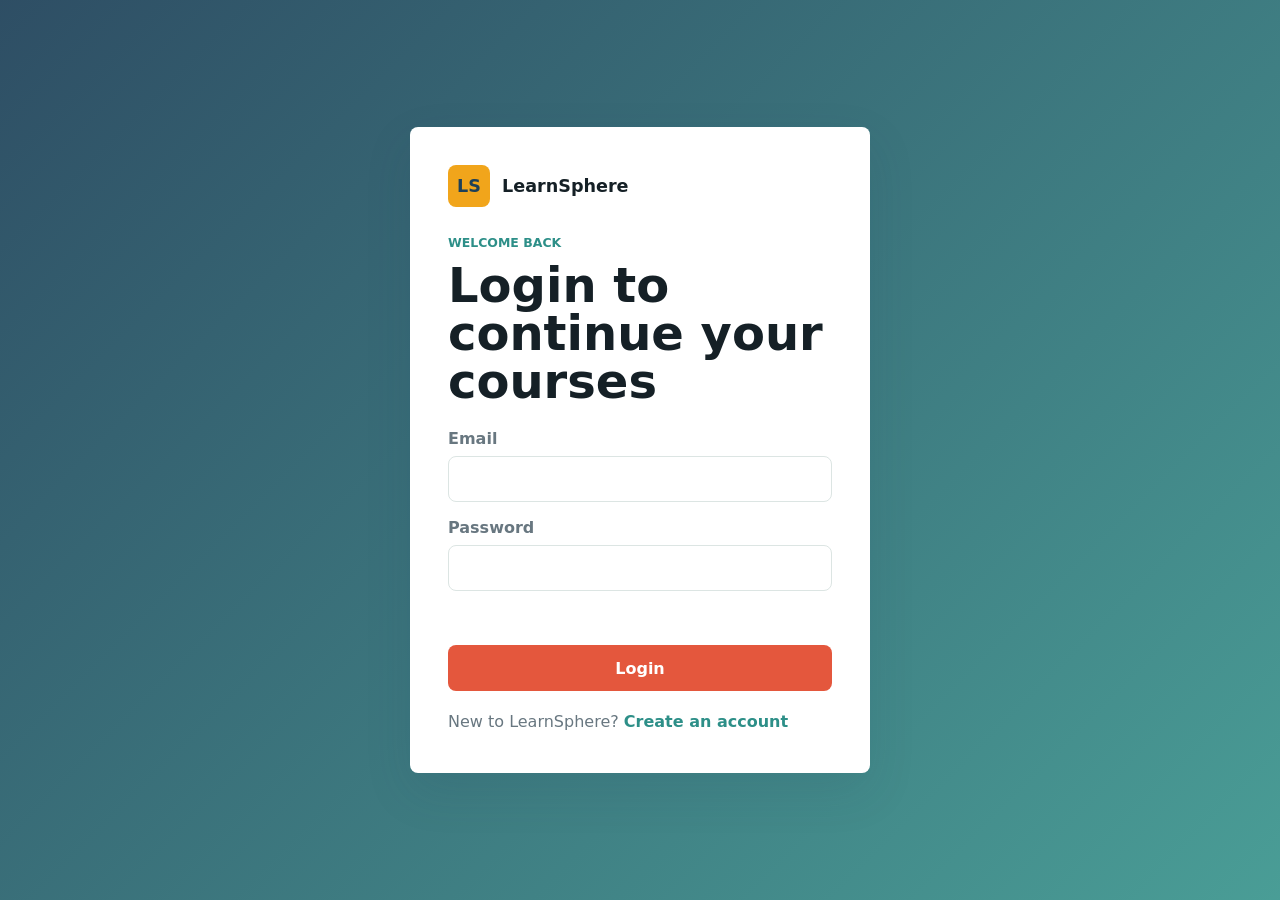
<file: lesson.html>
<!DOCTYPE html>
<html lang="en">
<head>
  <meta charset="UTF-8">
  <meta name="viewport" content="width=device-width, initial-scale=1.0">
  <title>LearnSphere | Video Lesson</title>
  <link rel="stylesheet" href="styles.css">
</head>
<body data-page="lesson">
  <aside class="sidebar">
    <a class="brand" href="index.html"><span class="brand-mark">LS</span><span>LearnSphere</span></a>
    <nav class="nav" aria-label="Primary navigation">
      <a class="nav-link" href="index.html"><span class="icon">D</span>Dashboard</a>
      <a class="nav-link" href="courses.html"><span class="icon">C</span>Courses</a>
      <a class="nav-link" href="progress.html"><span class="icon">P</span>Progress</a>
      <a class="nav-link active" href="lesson.html"><span class="icon">V</span>Video</a>
    </nav>
    <div class="auth-actions" id="authLinks"></div>
  </aside>

  <main class="shell lesson-shell">
    <header class="topbar">
      <div>
        <p class="eyebrow" id="lessonEyebrow">Lesson player</p>
        <h1 id="lessonTitle">Course lesson</h1>
      </div>
      <button class="primary-action button-action" id="completeLesson" type="button">Mark complete</button>
    </header>

    <section class="player-layout">
      <div class="video-panel">
        <iframe
          id="lessonFrame"
          src=""
          title="Course tutorial"
          allow="accelerometer; autoplay; clipboard-write; encrypted-media; gyroscope; picture-in-picture; web-share"
          allowfullscreen>
        </iframe>
      </div>
      <aside class="playlist panel">
        <h2>Course videos</h2>
        <div id="lessonPlaylist"></div>
      </aside>
    </section>

    <section class="notes">
      <h2>Lesson notes</h2>
      <p id="lessonNotes">Choose a course to load the matching tutorial videos.</p>
    </section>
  </main>
  <script src="script.js"></script>
</body>
</html>
</file>
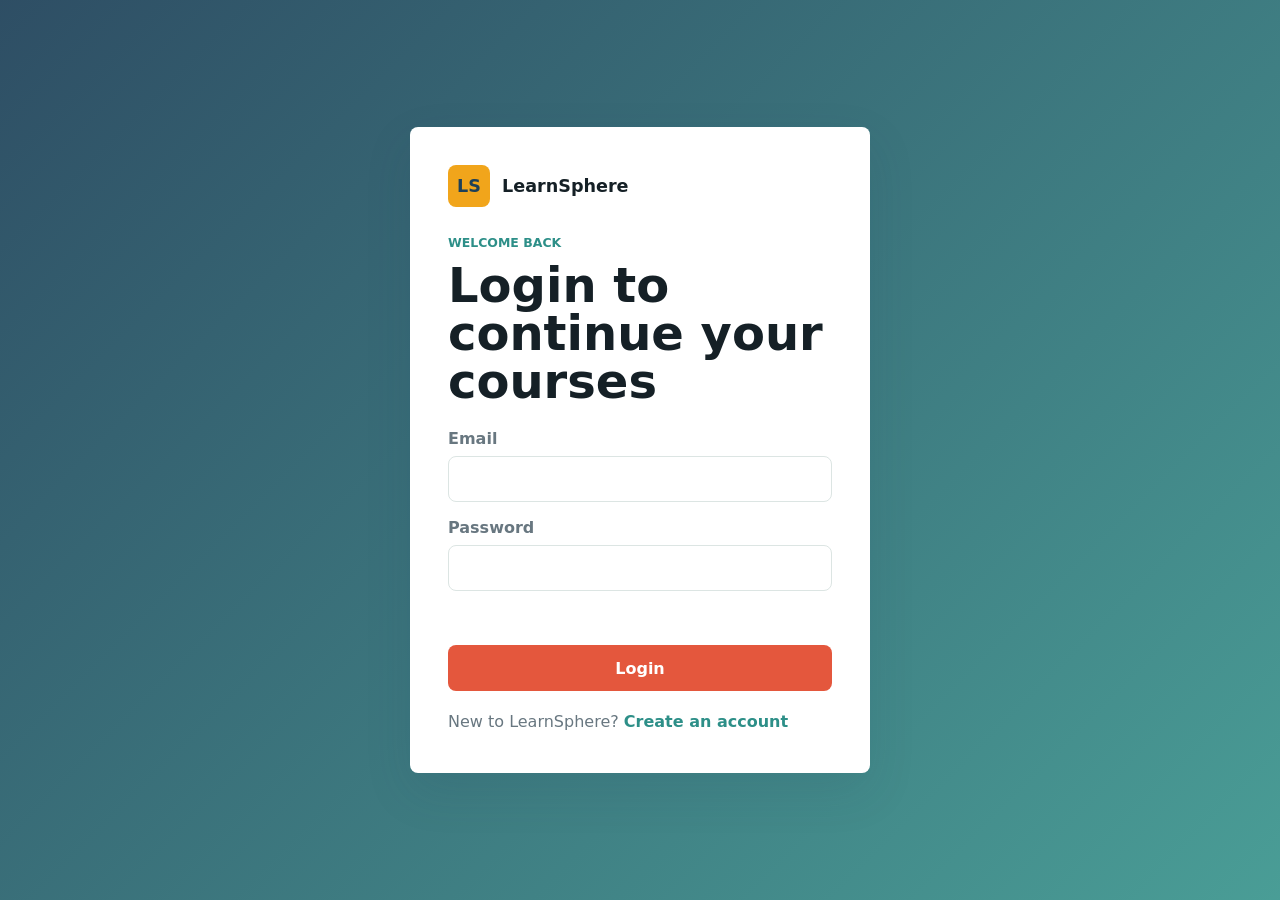
<file: login.html>
<!DOCTYPE html>
<html lang="en">
<head>
  <meta charset="UTF-8">
  <meta name="viewport" content="width=device-width, initial-scale=1.0">
  <title>LearnSphere | Login</title>
  <link rel="stylesheet" href="styles.css">
</head>
<body data-page="login">
  <main class="auth-page">
    <section class="auth-panel">
      <a class="brand auth-brand" href="index.html"><span class="brand-mark">LS</span><span>LearnSphere</span></a>
      <p class="eyebrow">Welcome back</p>
      <h1>Login to continue your courses</h1>
      <form class="auth-form" id="loginForm">
        <label>
          <span>Email</span>
          <input type="email" name="email" autocomplete="email" required>
        </label>
        <label>
          <span>Password</span>
          <input type="password" name="password" autocomplete="current-password" required>
        </label>
        <p class="auth-message" id="authMessage" role="status"></p>
        <button class="primary-action" type="submit">Login</button>
      </form>
      <p class="auth-switch">New to LearnSphere? <a href="signup.html">Create an account</a></p>
    </section>
  </main>
  <script src="script.js"></script>
</body>
</html>
</file>
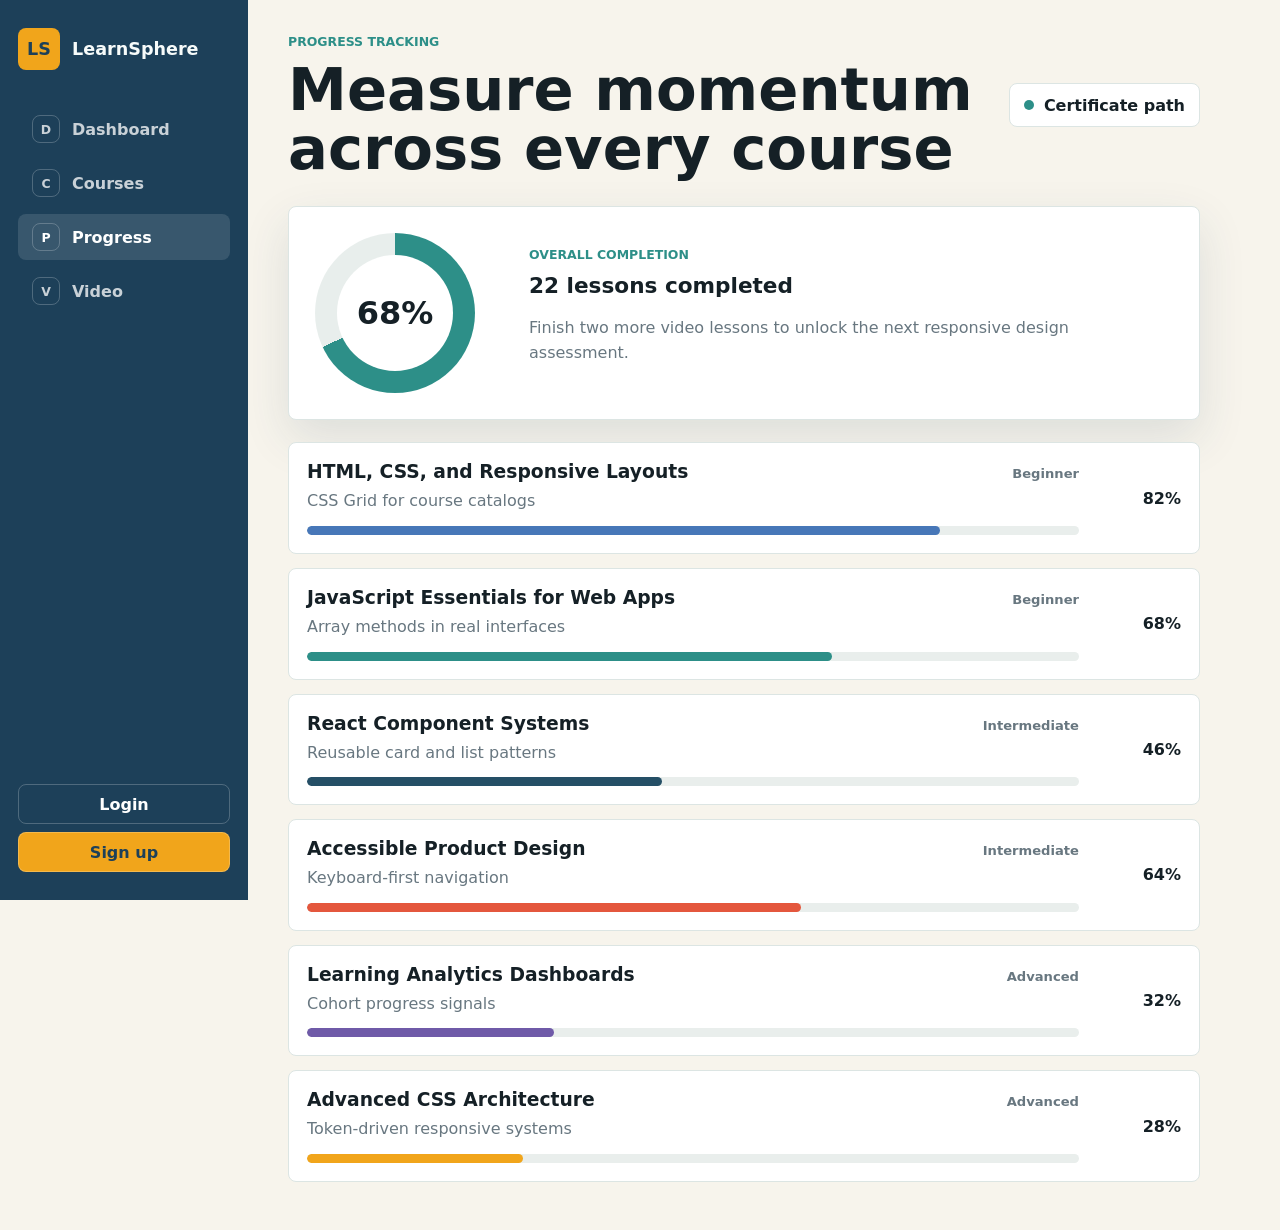
<file: progress.html>
<!DOCTYPE html>
<html lang="en">
<head>
  <meta charset="UTF-8">
  <meta name="viewport" content="width=device-width, initial-scale=1.0">
  <title>LearnSphere | Progress</title>
  <link rel="stylesheet" href="styles.css">
</head>
<body data-page="progress">
  <aside class="sidebar">
    <a class="brand" href="index.html"><span class="brand-mark">LS</span><span>LearnSphere</span></a>
    <nav class="nav" aria-label="Primary navigation">
      <a class="nav-link" href="index.html"><span class="icon">D</span>Dashboard</a>
      <a class="nav-link" href="courses.html"><span class="icon">C</span>Courses</a>
      <a class="nav-link active" href="progress.html"><span class="icon">P</span>Progress</a>
      <a class="nav-link" href="lesson.html"><span class="icon">V</span>Video</a>
    </nav>
    <div class="auth-actions" id="authLinks"></div>
  </aside>

  <main class="shell">
    <header class="topbar">
      <div>
        <p class="eyebrow">Progress tracking</p>
        <h1>Measure momentum across every course</h1>
      </div>
      <div class="profile"><span class="profile-dot"></span><span>Certificate path</span></div>
    </header>

    <section class="progress-layout">
      <div class="progress-summary">
        <div class="ring" id="overallRing" style="--value:68">
          <span>68%</span>
        </div>
        <div>
          <p class="eyebrow">Overall completion</p>
          <h2>22 lessons completed</h2>
          <p class="muted">Finish two more video lessons to unlock the next responsive design assessment.</p>
        </div>
      </div>
      <div class="progress-list" id="progressList"></div>
    </section>
  </main>
  <script src="script.js"></script>
</body>
</html>
</file>
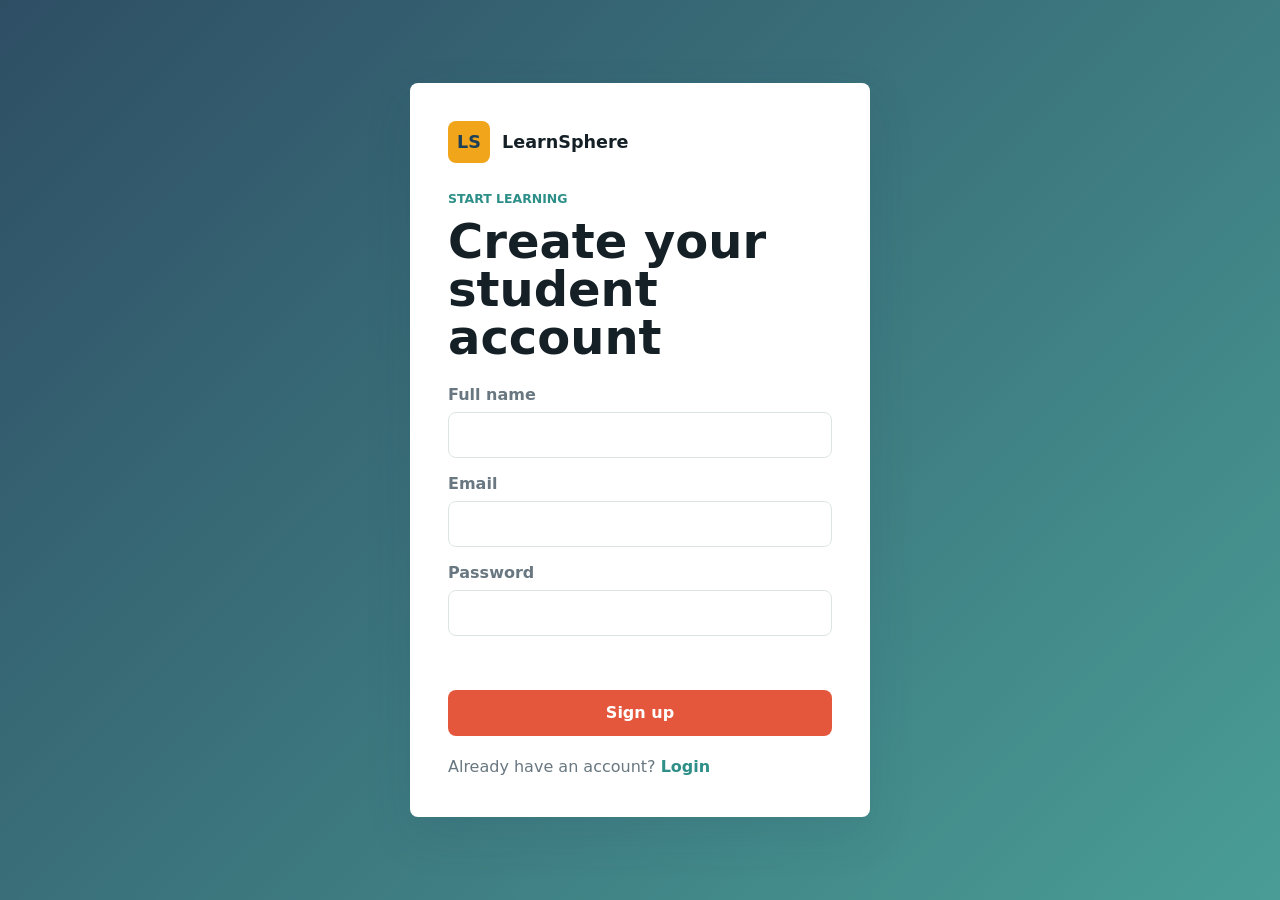
<file: signup.html>
<!DOCTYPE html>
<html lang="en">
<head>
  <meta charset="UTF-8">
  <meta name="viewport" content="width=device-width, initial-scale=1.0">
  <title>LearnSphere | Sign Up</title>
  <link rel="stylesheet" href="styles.css">
</head>
<body data-page="signup">
  <main class="auth-page">
    <section class="auth-panel">
      <a class="brand auth-brand" href="index.html"><span class="brand-mark">LS</span><span>LearnSphere</span></a>
      <p class="eyebrow">Start learning</p>
      <h1>Create your student account</h1>
      <form class="auth-form" id="signupForm">
        <label>
          <span>Full name</span>
          <input type="text" name="name" autocomplete="name" required>
        </label>
        <label>
          <span>Email</span>
          <input type="email" name="email" autocomplete="email" required>
        </label>
        <label>
          <span>Password</span>
          <input type="password" name="password" autocomplete="new-password" minlength="6" required>
        </label>
        <p class="auth-message" id="authMessage" role="status"></p>
        <button class="primary-action" type="submit">Sign up</button>
      </form>
      <p class="auth-switch">Already have an account? <a href="login.html">Login</a></p>
    </section>
  </main>
  <script src="script.js"></script>
</body>
</html>
</file>
<file: styles.css>
:root {
  --ink: #152026;
  --muted: #687780;
  --line: #dce5e3;
  --paper: #f7f4ec;
  --surface: #ffffff;
  --navy: #1d4059;
  --teal: #2d8f88;
  --coral: #e4573d;
  --amber: #f1a51b;
  --blue: #4777b8;
  --shadow: 0 18px 48px rgba(29, 64, 89, 0.12);
}

* {
  box-sizing: border-box;
}

html {
  scroll-behavior: smooth;
}

body {
  min-height: 100vh;
  margin: 0;
  color: var(--ink);
  background: var(--paper);
  font-family: Inter, ui-sans-serif, system-ui, -apple-system, BlinkMacSystemFont, "Segoe UI", sans-serif;
  letter-spacing: 0;
}

img {
  display: block;
  max-width: 100%;
}

a {
  color: inherit;
  text-decoration: none;
}

button,
input {
  font: inherit;
}

.sidebar {
  position: fixed;
  inset: 0 auto 0 0;
  z-index: 10;
  display: flex;
  flex-direction: column;
  width: 248px;
  padding: 28px 18px;
  color: #f7fbfa;
  background: var(--navy);
}

.brand,
.nav-link,
.profile,
.primary-action,
.lesson-item {
  display: flex;
  align-items: center;
}

.brand {
  gap: 12px;
  margin-bottom: 36px;
  font-size: 1.1rem;
  font-weight: 800;
}

.brand-mark {
  display: grid;
  flex: 0 0 auto;
  place-items: center;
  width: 42px;
  height: 42px;
  border-radius: 8px;
  color: var(--navy);
  background: var(--amber);
}

.nav {
  display: grid;
  gap: 8px;
}

.nav-link {
  gap: 12px;
  min-height: 46px;
  padding: 0 14px;
  border-radius: 8px;
  color: rgba(255, 255, 255, 0.76);
  font-weight: 700;
}

.nav-link:hover,
.nav-link.active {
  color: #fff;
  background: rgba(255, 255, 255, 0.12);
}

.icon {
  display: grid;
  flex: 0 0 28px;
  place-items: center;
  width: 28px;
  height: 28px;
  border: 1px solid rgba(255, 255, 255, 0.22);
  border-radius: 8px;
  font-size: 0.78rem;
  font-weight: 900;
}

.auth-actions {
  display: grid;
  gap: 8px;
  margin-top: auto;
  padding-top: 22px;
}

.auth-link,
.auth-user {
  display: flex;
  align-items: center;
  justify-content: center;
  min-height: 40px;
  border: 1px solid rgba(255, 255, 255, 0.22);
  border-radius: 8px;
  color: #fff;
  background: transparent;
  font-weight: 800;
}

.auth-link {
  cursor: pointer;
}

.auth-link.is-strong {
  color: var(--navy);
  background: var(--amber);
}

.auth-user {
  justify-content: flex-start;
  padding: 0 12px;
  color: rgba(255, 255, 255, 0.86);
}

.shell {
  width: min(1180px, calc(100% - 288px));
  margin-left: 248px;
  padding: 32px 40px 48px;
}

.lesson-shell {
  max-width: 1320px;
}

.topbar {
  display: flex;
  align-items: center;
  justify-content: space-between;
  gap: 20px;
  margin-bottom: 28px;
}

.eyebrow {
  margin: 0 0 8px;
  color: var(--teal);
  font-size: 0.78rem;
  font-weight: 800;
  letter-spacing: 0;
  text-transform: uppercase;
}

h1,
h2,
h3,
p {
  margin-top: 0;
}

h1 {
  max-width: 860px;
  margin-bottom: 0;
  font-size: clamp(2rem, 5vw, 3.7rem);
  line-height: 1;
}

h2 {
  margin-bottom: 16px;
  font-size: 1.35rem;
  line-height: 1.2;
}

p {
  line-height: 1.6;
}

.profile {
  flex: 0 0 auto;
  gap: 10px;
  min-height: 44px;
  padding: 0 14px;
  border: 1px solid var(--line);
  border-radius: 8px;
  background: var(--surface);
  font-weight: 700;
}

.profile-dot {
  width: 10px;
  height: 10px;
  border-radius: 50%;
  background: var(--teal);
}

.hero-band {
  display: grid;
  grid-template-columns: minmax(0, 1.1fr) minmax(280px, 0.9fr);
  gap: clamp(22px, 4vw, 42px);
  min-height: 340px;
  padding: clamp(24px, 4vw, 42px);
  border-radius: 8px;
  color: #fff;
  background: linear-gradient(135deg, rgba(29, 64, 89, 0.95), rgba(45, 143, 136, 0.9)),
    url("https://images.unsplash.com/photo-1522202176988-66273c2fd55f?auto=format&fit=crop&w=1400&q=80") center / cover;
  overflow: hidden;
}

.hero-copy {
  align-self: center;
}

.hero-copy h2 {
  max-width: 720px;
  margin-bottom: 18px;
  font-size: clamp(2rem, 4.5vw, 4.2rem);
  line-height: 1;
}

.hero-copy p:not(.eyebrow) {
  max-width: 620px;
  color: rgba(255, 255, 255, 0.88);
}

.hero-band .eyebrow {
  color: #f8d47b;
}

.primary-action {
  justify-content: center;
  width: fit-content;
  min-height: 46px;
  padding: 0 18px;
  border: 0;
  border-radius: 8px;
  color: #fff;
  background: var(--coral);
  font-weight: 800;
  cursor: pointer;
}

.primary-action.is-complete {
  background: var(--teal);
}

.button-action {
  white-space: nowrap;
}

.hero-visual {
  align-self: center;
}

.learning-card {
  padding: 22px;
  border: 1px solid rgba(255, 255, 255, 0.4);
  border-radius: 8px;
  background: rgba(255, 255, 255, 0.16);
  backdrop-filter: blur(12px);
  box-shadow: 24px 24px 0 rgba(21, 32, 38, 0.22);
}

.learning-card span {
  display: block;
  color: #f8d47b;
  font-size: 0.82rem;
  font-weight: 900;
  text-transform: uppercase;
}

.learning-card strong {
  display: block;
  margin: 10px 0;
  font-size: clamp(1.25rem, 2vw, 1.8rem);
  line-height: 1.2;
}

.learning-card p {
  margin-bottom: 18px;
  color: rgba(255, 255, 255, 0.85);
}

.metric-grid {
  display: grid;
  grid-template-columns: repeat(3, minmax(0, 1fr));
  gap: 16px;
  margin: 24px 0;
}

.metric,
.panel,
.course-card,
.progress-summary,
.notes,
.toolbar {
  border: 1px solid var(--line);
  border-radius: 8px;
  background: var(--surface);
  box-shadow: var(--shadow);
}

.metric {
  padding: 20px;
}

.metric-label,
.muted {
  color: var(--muted);
}

.metric strong {
  display: block;
  margin-top: 8px;
  font-size: clamp(1.8rem, 4vw, 2.3rem);
}

.content-grid {
  display: grid;
  grid-template-columns: minmax(0, 1fr) minmax(280px, 320px);
  gap: 24px;
  align-items: start;
}

.section-heading {
  display: flex;
  align-items: center;
  justify-content: space-between;
  gap: 16px;
  margin-bottom: 14px;
}

.section-heading a {
  color: var(--teal);
  font-weight: 800;
}

.course-row,
.course-grid {
  display: grid;
  gap: 18px;
}

.course-row {
  grid-template-columns: repeat(2, minmax(0, 1fr));
}

.course-grid {
  grid-template-columns: repeat(3, minmax(0, 1fr));
}

.course-card {
  display: flex;
  min-width: 0;
  overflow: hidden;
}

.course-grid .course-card,
.course-row .course-card {
  flex-direction: column;
}

.course-image {
  width: 100%;
  aspect-ratio: 16 / 9;
  object-fit: cover;
  background: var(--blue);
}

.course-body {
  display: flex;
  flex: 1;
  flex-direction: column;
  padding: 18px;
}

.course-meta {
  display: flex;
  flex-wrap: wrap;
  gap: 8px;
  margin-bottom: 12px;
}

.pill {
  padding: 5px 9px;
  border-radius: 999px;
  color: var(--navy);
  background: #e8f3f1;
  font-size: 0.78rem;
  font-weight: 800;
}

.course-body h3 {
  margin: 0 0 10px;
  font-size: 1.15rem;
  line-height: 1.25;
}

.course-body p {
  flex: 1;
  margin-bottom: 16px;
  color: var(--muted);
  font-size: 0.94rem;
}

.course-progress {
  display: flex;
  justify-content: space-between;
  gap: 10px;
  margin-bottom: 8px;
  color: var(--muted);
  font-size: 0.82rem;
  font-weight: 800;
}

.course-link {
  display: flex;
  align-items: center;
  justify-content: center;
  min-height: 42px;
  margin-top: 16px;
  border-radius: 8px;
  color: #fff;
  background: var(--navy);
  font-weight: 800;
}

.bar {
  height: 9px;
  overflow: hidden;
  border-radius: 999px;
  background: #e9eeec;
}

.bar span {
  display: block;
  width: var(--progress);
  height: 100%;
  border-radius: inherit;
  background: var(--bar-color, var(--teal));
}

.panel {
  padding: 20px;
}

.agenda {
  display: grid;
  gap: 14px;
  padding: 0;
  margin: 0;
  list-style: none;
}

.agenda li {
  display: grid;
  grid-template-columns: 62px 1fr;
  gap: 12px;
  align-items: start;
}

.agenda strong,
.agenda small {
  display: block;
}

.agenda small {
  margin-top: 3px;
  color: var(--muted);
}

.time {
  color: var(--coral);
  font-weight: 900;
}

.toolbar {
  display: flex;
  flex-wrap: wrap;
  align-items: end;
  justify-content: space-between;
  gap: 18px;
  margin-bottom: 22px;
  padding: 18px;
}

.search {
  display: grid;
  flex: 1 1 320px;
  gap: 8px;
  min-width: min(420px, 100%);
  color: var(--muted);
  font-weight: 800;
}

.search input {
  width: 100%;
  min-height: 44px;
  padding: 0 14px;
  border: 1px solid var(--line);
  border-radius: 8px;
}

.segments {
  display: flex;
  flex-wrap: wrap;
  gap: 8px;
}

.segment {
  min-height: 40px;
  padding: 0 13px;
  border: 1px solid var(--line);
  border-radius: 8px;
  color: var(--ink);
  background: #fff;
  font-weight: 800;
  cursor: pointer;
}

.segment.active {
  color: #fff;
  border-color: var(--navy);
  background: var(--navy);
}

.empty-state {
  grid-column: 1 / -1;
  margin: 0;
  padding: 22px;
  border: 1px dashed var(--line);
  border-radius: 8px;
  color: var(--muted);
  background: rgba(255, 255, 255, 0.7);
}

.progress-layout {
  display: grid;
  gap: 22px;
}

.progress-summary {
  display: grid;
  grid-template-columns: 190px 1fr;
  gap: 24px;
  align-items: center;
  padding: 26px;
}

.ring {
  display: grid;
  place-items: center;
  width: 160px;
  aspect-ratio: 1;
  border-radius: 50%;
  background: conic-gradient(var(--teal) calc(var(--value) * 1%), #e8eeec 0);
}

.ring span {
  display: grid;
  place-items: center;
  width: 116px;
  aspect-ratio: 1;
  border-radius: 50%;
  background: #fff;
  font-size: 2rem;
  font-weight: 900;
}

.progress-list {
  display: grid;
  gap: 14px;
}

.progress-item {
  display: grid;
  grid-template-columns: 1fr 82px;
  gap: 20px;
  align-items: center;
  padding: 18px;
  border: 1px solid var(--line);
  border-radius: 8px;
  background: #fff;
}

.progress-title {
  display: flex;
  flex-wrap: wrap;
  align-items: baseline;
  justify-content: space-between;
  gap: 8px;
}

.progress-title h3 {
  margin-bottom: 6px;
}

.progress-title span {
  color: var(--muted);
  font-size: 0.82rem;
  font-weight: 800;
}

.progress-item p {
  margin-bottom: 12px;
  color: var(--muted);
}

.progress-item strong {
  text-align: right;
}

.player-layout {
  display: grid;
  grid-template-columns: minmax(0, 1fr) minmax(280px, 320px);
  gap: 22px;
}

.video-panel {
  overflow: hidden;
  border-radius: 8px;
  background: #101820;
  box-shadow: var(--shadow);
}

.video-panel iframe {
  display: block;
  width: 100%;
  aspect-ratio: 16 / 9;
  border: 0;
}

.playlist {
  align-self: start;
}

.lesson-item {
  width: 100%;
  min-height: 56px;
  gap: 12px;
  margin-bottom: 10px;
  padding: 8px 12px;
  border: 1px solid var(--line);
  border-radius: 8px;
  background: #fff;
  color: var(--ink);
  text-align: left;
  cursor: pointer;
}

.lesson-copy {
  display: grid;
  gap: 3px;
}

.lesson-copy small {
  color: var(--muted);
  font-weight: 700;
}

.lesson-item > span:first-child {
  display: grid;
  flex: 0 0 auto;
  place-items: center;
  width: 32px;
  height: 32px;
  border-radius: 8px;
  color: #fff;
  background: var(--blue);
  font-weight: 900;
}

.lesson-item.done > span:first-child {
  background: var(--teal);
}

.lesson-item.active {
  border-color: var(--coral);
  box-shadow: 0 0 0 3px rgba(228, 87, 61, 0.14);
}

.notes {
  margin-top: 22px;
  padding: 22px;
}

.auth-page {
  display: grid;
  min-height: 100vh;
  place-items: center;
  padding: 24px;
  background: linear-gradient(135deg, rgba(29, 64, 89, 0.92), rgba(45, 143, 136, 0.86)),
    url("https://images.unsplash.com/photo-1516321318423-f06f85e504b3?auto=format&fit=crop&w=1400&q=80") center / cover;
}

.auth-panel {
  width: min(100%, 460px);
  padding: clamp(24px, 5vw, 38px);
  border-radius: 8px;
  background: var(--surface);
  box-shadow: var(--shadow);
}

.auth-brand {
  margin-bottom: 26px;
  color: var(--ink);
}

.auth-panel h1 {
  margin-bottom: 24px;
  font-size: clamp(2rem, 8vw, 3rem);
}

.auth-form {
  display: grid;
  gap: 16px;
}

.auth-form label {
  display: grid;
  gap: 8px;
  color: var(--muted);
  font-weight: 800;
}

.auth-form input {
  min-height: 46px;
  width: 100%;
  padding: 0 14px;
  border: 1px solid var(--line);
  border-radius: 8px;
  color: var(--ink);
  background: #fff;
}

.auth-form .primary-action {
  width: 100%;
}

.auth-message {
  min-height: 22px;
  margin: 0;
  color: var(--coral);
  font-weight: 800;
}

.auth-switch {
  margin: 18px 0 0;
  color: var(--muted);
}

.auth-switch a {
  color: var(--teal);
  font-weight: 900;
}

@media (max-width: 1100px) {
  .course-grid {
    grid-template-columns: repeat(2, minmax(0, 1fr));
  }
}

@media (max-width: 980px) {
  .sidebar {
    position: sticky;
    top: 0;
    width: 100%;
    padding: 14px 16px;
  }

  .brand {
    margin-bottom: 14px;
  }

  .nav {
    grid-template-columns: repeat(4, minmax(0, 1fr));
  }

  .auth-actions {
    grid-template-columns: repeat(2, minmax(0, 1fr));
    margin-top: 14px;
    padding-top: 0;
  }

  .nav-link {
    justify-content: center;
    min-height: 42px;
    padding: 0 8px;
  }

  .shell {
    width: 100%;
    margin-left: 0;
    padding: 24px 18px 40px;
  }

  .hero-band,
  .content-grid,
  .player-layout {
    grid-template-columns: 1fr;
  }

  .hero-visual {
    max-width: 520px;
  }
}

@media (max-width: 720px) {
  .topbar,
  .toolbar,
  .section-heading {
    align-items: stretch;
    flex-direction: column;
  }

  .profile,
  .primary-action {
    width: 100%;
  }

  .metric-grid,
  .course-row,
  .course-grid,
  .progress-summary,
  .progress-item {
    grid-template-columns: 1fr;
  }

  .progress-item strong {
    text-align: left;
  }
}

@media (max-width: 560px) {
  .sidebar {
    padding: 12px;
  }

  .brand {
    font-size: 1rem;
  }

  .brand-mark {
    width: 38px;
    height: 38px;
  }

  .nav {
    grid-template-columns: repeat(2, minmax(0, 1fr));
  }

  .auth-actions {
    grid-template-columns: 1fr;
  }

  .nav-link {
    justify-content: flex-start;
  }

  .shell {
    padding: 20px 12px 34px;
  }

  .hero-band {
    padding: 22px;
  }

  .learning-card {
    box-shadow: none;
  }

  .segments {
    display: grid;
    grid-template-columns: repeat(2, minmax(0, 1fr));
  }

  .segment {
    padding: 0 8px;
  }

  .course-progress,
  .agenda li {
    grid-template-columns: 1fr;
  }

  .course-progress {
    display: grid;
  }

  .ring {
    width: min(160px, 100%);
  }
}
</file>
